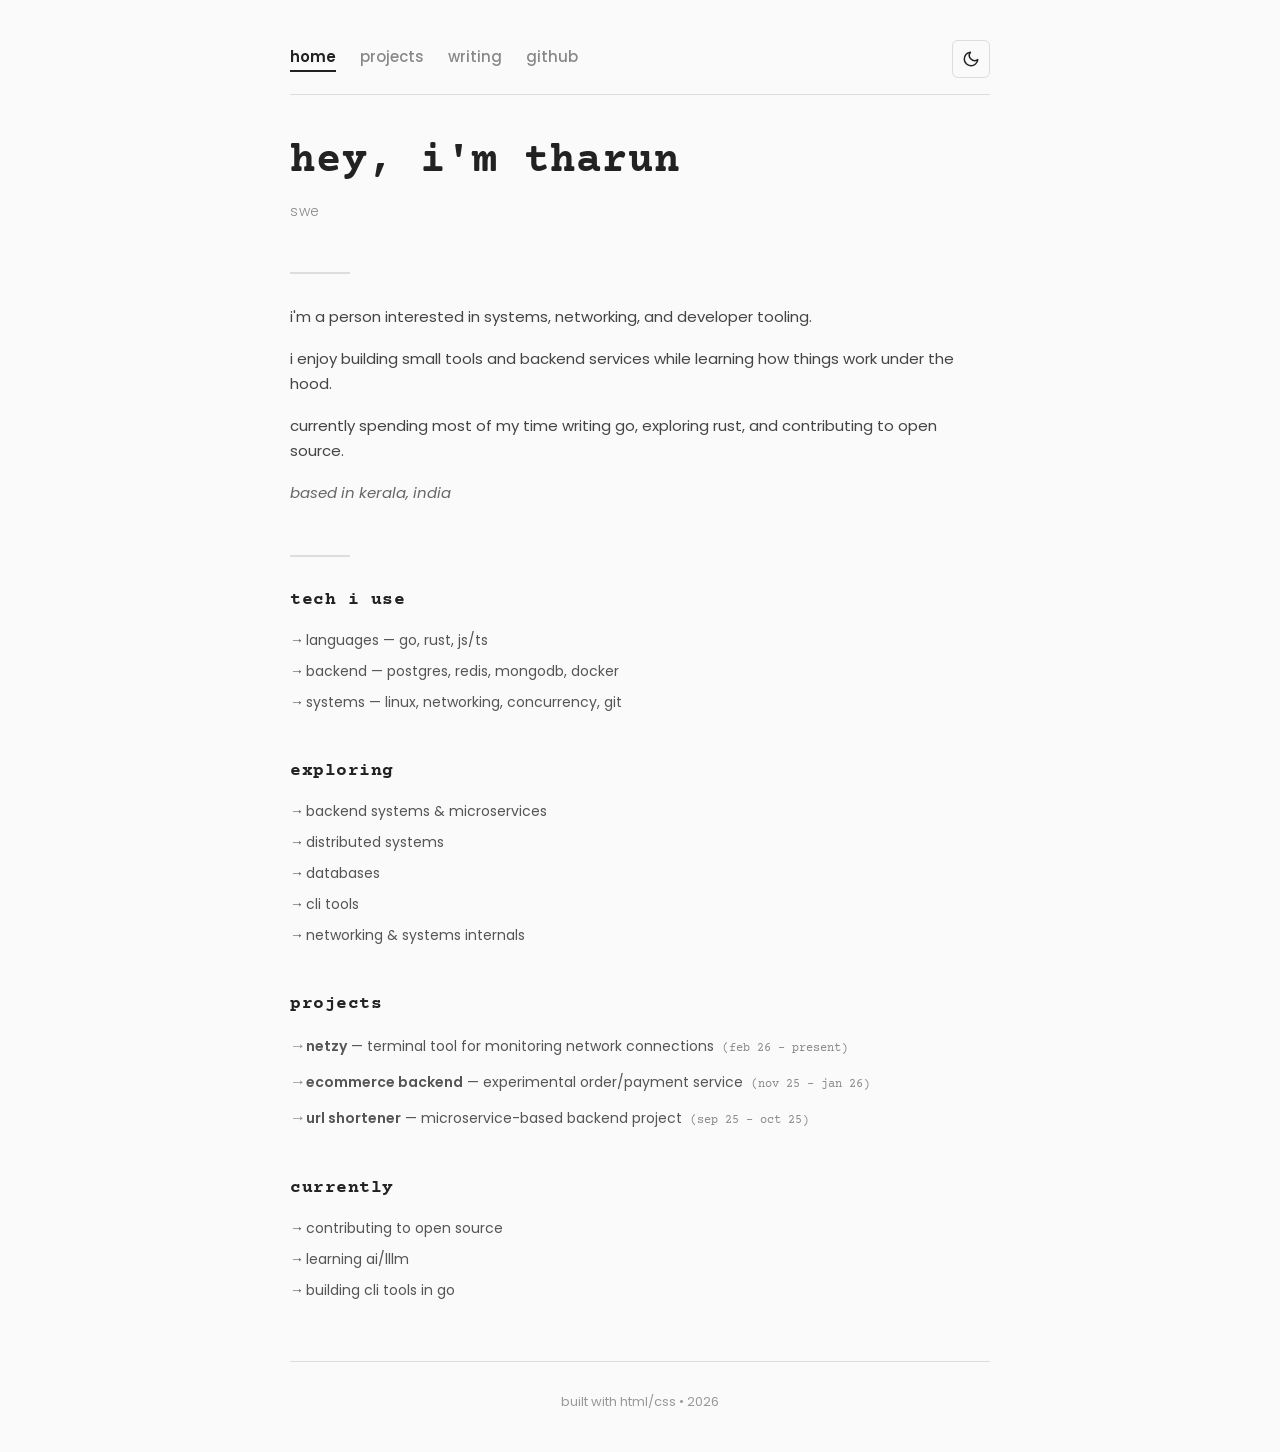
<file: index.html>
<!DOCTYPE html>
<html lang="en">

<head>
    <meta charset="UTF-8">
    <meta name="viewport" content="width=device-width, initial-scale=1.0">
    <title>Profile</title>
    <link rel="preconnect" href="https://fonts.googleapis.com">
    <link rel="preconnect" href="https://fonts.gstatic.com" crossorigin>
    <link
        href="https://fonts.googleapis.com/css2?family=Courier+Prime:wght@400;700&family=Poppins:wght@300;400;600&display=swap"
        rel="stylesheet">
    <link rel="stylesheet" href="styles.css">
    <script>
        // Inline script to prevent theme flash (FOUC)
        const savedTheme = localStorage.getItem('theme');
        const systemPrefersDark = window.matchMedia('(prefers-color-scheme: dark)').matches;
        
        if (savedTheme === 'dark' || (!savedTheme && systemPrefersDark)) {
            document.documentElement.setAttribute('data-theme', 'dark');
        } else {
            document.documentElement.setAttribute('data-theme', 'light');
        }
    </script>
</head>

<body>
    <div class="wrapper">
        <nav class="top-nav">
            <div class="nav-links">
                <a href="index.html" class="nav-link active">home</a>
                <a href="projects.html" class="nav-link">projects</a>
                <a href="writing.html" class="nav-link">writing</a>
                <a href="https://github.com/tharunn0" class="nav-link" target="_blank" rel="noopener noreferrer">github</a>
            </div>
            <button id="theme-toggle" class="theme-toggle" aria-label="Toggle theme">
                <!-- Moon icon (shows in light mode) -->
                <svg class="moon-icon" xmlns="http://www.w3.org/2000/svg" viewBox="0 0 24 24">
                    <path d="M21 12.79A9 9 0 1 1 11.21 3 7 7 0 0 0 21 12.79z"></path>
                </svg>
                <!-- Sun icon (shows in dark mode) -->
                <svg class="sun-icon" xmlns="http://www.w3.org/2000/svg" viewBox="0 0 24 24">
                    <circle cx="12" cy="12" r="5"></circle>
                    <line x1="12" y1="1" x2="12" y2="3"></line>
                    <line x1="12" y1="21" x2="12" y2="23"></line>
                    <line x1="4.22" y1="4.22" x2="5.64" y2="5.64"></line>
                    <line x1="18.36" y1="18.36" x2="19.78" y2="19.78"></line>
                    <line x1="1" y1="12" x2="3" y2="12"></line>
                    <line x1="21" y1="12" x2="23" y2="12"></line>
                    <line x1="4.22" y1="19.78" x2="5.64" y2="18.36"></line>
                    <line x1="18.36" y1="5.64" x2="19.78" y2="4.22"></line>
                </svg>
            </button>
        </nav>

        <div class="header">
            <div class="header-text">
                <h1>hey, i'm tharun</h1>
                <div class="tagline">swe</div>
            </div>
        </div>

        <div class="divider"></div>

        <div class="profile-section">
            <div class="bio">
                <p>i'm a person interested in systems, networking, and developer tooling.</p>
                <p>i enjoy building small tools and backend services while learning how things work under the hood.</p>
                <p>currently spending most of my time writing go, exploring rust, and contributing to open source.</p>

                <p><em>based in kerala, india</em></p>
            </div>
        </div>

        <div class="divider"></div>

        <div class="section">
            <div class="section-title">tech i use</div>
            <div class="list-item">languages — go, rust, js/ts</div>
            <div class="list-item">backend — postgres, redis, mongodb, docker</div>
            <div class="list-item">systems — linux, networking, concurrency, git</div>
        </div>

        <div class="section">
            <div class="section-title">exploring</div>
            <div class="list-item">backend systems & microservices</div>
            <div class="list-item">distributed systems</div>
            <div class="list-item">databases</div>
            <div class="list-item">cli tools</div>
            <div class="list-item">networking & systems internals</div>
        </div>

        <div class="section">
            <div class="section-title">projects</div>
            <div class="project-item">
                <a href="netzy.html" class="project-link">
                    <span class="project-name">netzy</span>
                    <span class="project-meta">— terminal tool for monitoring network connections <span class="project-time">(feb 26 - present)</span></span>
                </a>
            </div>
            <div class="project-item">
                <a href="ecommerce-backend.html" class="project-link">
                    <span class="project-name">ecommerce backend</span>
                    <span class="project-meta">— experimental order/payment service <span class="project-time">(nov 25 - jan 26)</span></span>
                </a>
            </div>
            <div class="project-item">
                <a href="url-shortener.html" class="project-link">
                    <span class="project-name">url shortener</span>
                    <span class="project-meta">— microservice-based backend project <span class="project-time">(sep 25 - oct 25)</span></span>
                </a>
            </div>
        </div>

        <div class="section">
            <div class="section-title">currently</div>
            <div class="list-item">contributing to open source</div>
            <div class="list-item">learning ai/lllm</div>
            <div class="list-item">building cli tools in go</div>
        </div>

        <footer>
            <p>built with html/css • 2026</p>
        </footer>
    </div>
    <script>
        document.addEventListener('DOMContentLoaded', () => {
            const themeToggleBtn = document.getElementById('theme-toggle');
            
            themeToggleBtn.addEventListener('click', () => {
                const currentTheme = document.documentElement.getAttribute('data-theme');
                const newTheme = currentTheme === 'dark' ? 'light' : 'dark';
                
                document.documentElement.setAttribute('data-theme', newTheme);
                localStorage.setItem('theme', newTheme);
            });
        });
    </script>
</body>

</html>
</file>
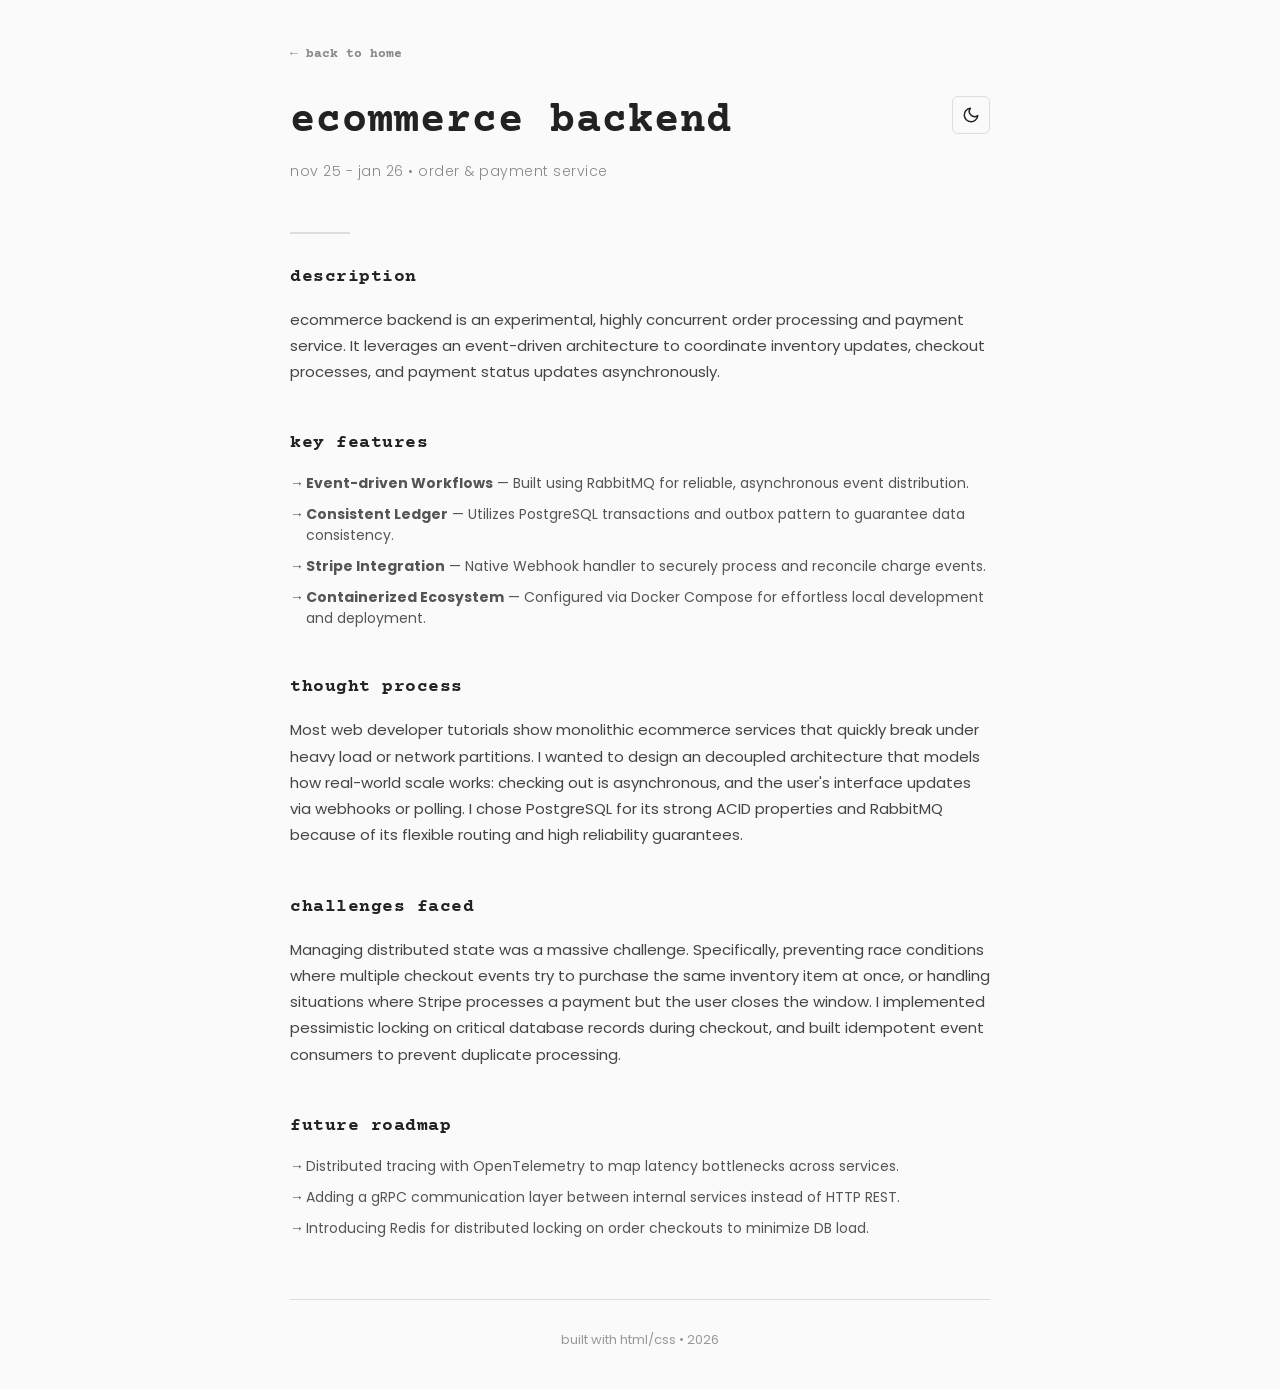
<file: ecommerce-backend.html>
<!DOCTYPE html>
<html lang="en">

<head>
    <meta charset="UTF-8">
    <meta name="viewport" content="width=device-width, initial-scale=1.0">
    <title>ecommerce backend - Project Details</title>
    <link rel="preconnect" href="https://fonts.googleapis.com">
    <link rel="preconnect" href="https://fonts.gstatic.com" crossorigin>
    <link
        href="https://fonts.googleapis.com/css2?family=Courier+Prime:wght@400;700&family=Poppins:wght@300;400;600&display=swap"
        rel="stylesheet">
    <link rel="stylesheet" href="styles.css">
    <script>
        // Inline script to prevent theme flash (FOUC)
        const savedTheme = localStorage.getItem('theme');
        const systemPrefersDark = window.matchMedia('(prefers-color-scheme: dark)').matches;
        
        if (savedTheme === 'dark' || (!savedTheme && systemPrefersDark)) {
            document.documentElement.setAttribute('data-theme', 'dark');
        } else {
            document.documentElement.setAttribute('data-theme', 'light');
        }
    </script>
</head>

<body>
    <div class="wrapper">
        <div class="back-link">
            <a href="index.html">← back to home</a>
        </div>
        
        <div class="header">
            <div class="header-text">
                <h1>ecommerce backend</h1>
                <div class="tagline">nov 25 - jan 26 • order & payment service</div>
            </div>
            <button id="theme-toggle" class="theme-toggle" aria-label="Toggle theme">
                <!-- Moon icon (shows in light mode) -->
                <svg class="moon-icon" xmlns="http://www.w3.org/2000/svg" viewBox="0 0 24 24">
                    <path d="M21 12.79A9 9 0 1 1 11.21 3 7 7 0 0 0 21 12.79z"></path>
                </svg>
                <!-- Sun icon (shows in dark mode) -->
                <svg class="sun-icon" xmlns="http://www.w3.org/2000/svg" viewBox="0 0 24 24">
                    <circle cx="12" cy="12" r="5"></circle>
                    <line x1="12" y1="1" x2="12" y2="3"></line>
                    <line x1="12" y1="21" x2="12" y2="23"></line>
                    <line x1="4.22" y1="4.22" x2="5.64" y2="5.64"></line>
                    <line x1="18.36" y1="18.36" x2="19.78" y2="19.78"></line>
                    <line x1="1" y1="12" x2="3" y2="12"></line>
                    <line x1="21" y1="12" x2="23" y2="12"></line>
                    <line x1="4.22" y1="19.78" x2="5.64" y2="18.36"></line>
                    <line x1="18.36" y1="5.64" x2="19.78" y2="4.22"></line>
                </svg>
            </button>
        </div>

        <div class="divider"></div>

        <div class="section">
            <div class="section-title">description</div>
            <p class="project-desc">
                ecommerce backend is an experimental, highly concurrent order processing and payment service. 
                It leverages an event-driven architecture to coordinate inventory updates, checkout processes, and payment status updates asynchronously.
            </p>
        </div>

        <div class="section">
            <div class="section-title">key features</div>
            <div class="list-item"><strong>Event-driven Workflows</strong> — Built using RabbitMQ for reliable, asynchronous event distribution.</div>
            <div class="list-item"><strong>Consistent Ledger</strong> — Utilizes PostgreSQL transactions and outbox pattern to guarantee data consistency.</div>
            <div class="list-item"><strong>Stripe Integration</strong> — Native Webhook handler to securely process and reconcile charge events.</div>
            <div class="list-item"><strong>Containerized Ecosystem</strong> — Configured via Docker Compose for effortless local development and deployment.</div>
        </div>

        <div class="section">
            <div class="section-title">thought process</div>
            <p class="project-desc">
                Most web developer tutorials show monolithic ecommerce services that quickly break under heavy load or network partitions. I wanted to design an decoupled architecture that models how real-world scale works: checking out is asynchronous, and the user's interface updates via webhooks or polling. I chose PostgreSQL for its strong ACID properties and RabbitMQ because of its flexible routing and high reliability guarantees.
            </p>
        </div>

        <div class="section">
            <div class="section-title">challenges faced</div>
            <p class="project-desc">
                Managing distributed state was a massive challenge. Specifically, preventing race conditions where multiple checkout events try to purchase the same inventory item at once, or handling situations where Stripe processes a payment but the user closes the window. I implemented pessimistic locking on critical database records during checkout, and built idempotent event consumers to prevent duplicate processing.
            </p>
        </div>

        <div class="section">
            <div class="section-title">future roadmap</div>
            <div class="list-item">Distributed tracing with OpenTelemetry to map latency bottlenecks across services.</div>
            <div class="list-item">Adding a gRPC communication layer between internal services instead of HTTP REST.</div>
            <div class="list-item">Introducing Redis for distributed locking on order checkouts to minimize DB load.</div>
        </div>

        <footer>
            <p>built with html/css • 2026</p>
        </footer>
    </div>
    <script>
        document.addEventListener('DOMContentLoaded', () => {
            const themeToggleBtn = document.getElementById('theme-toggle');
            
            themeToggleBtn.addEventListener('click', () => {
                const currentTheme = document.documentElement.getAttribute('data-theme');
                const newTheme = currentTheme === 'dark' ? 'light' : 'dark';
                
                document.documentElement.setAttribute('data-theme', newTheme);
                localStorage.setItem('theme', newTheme);
            });
        });
    </script>
</body>

</html>
</file>
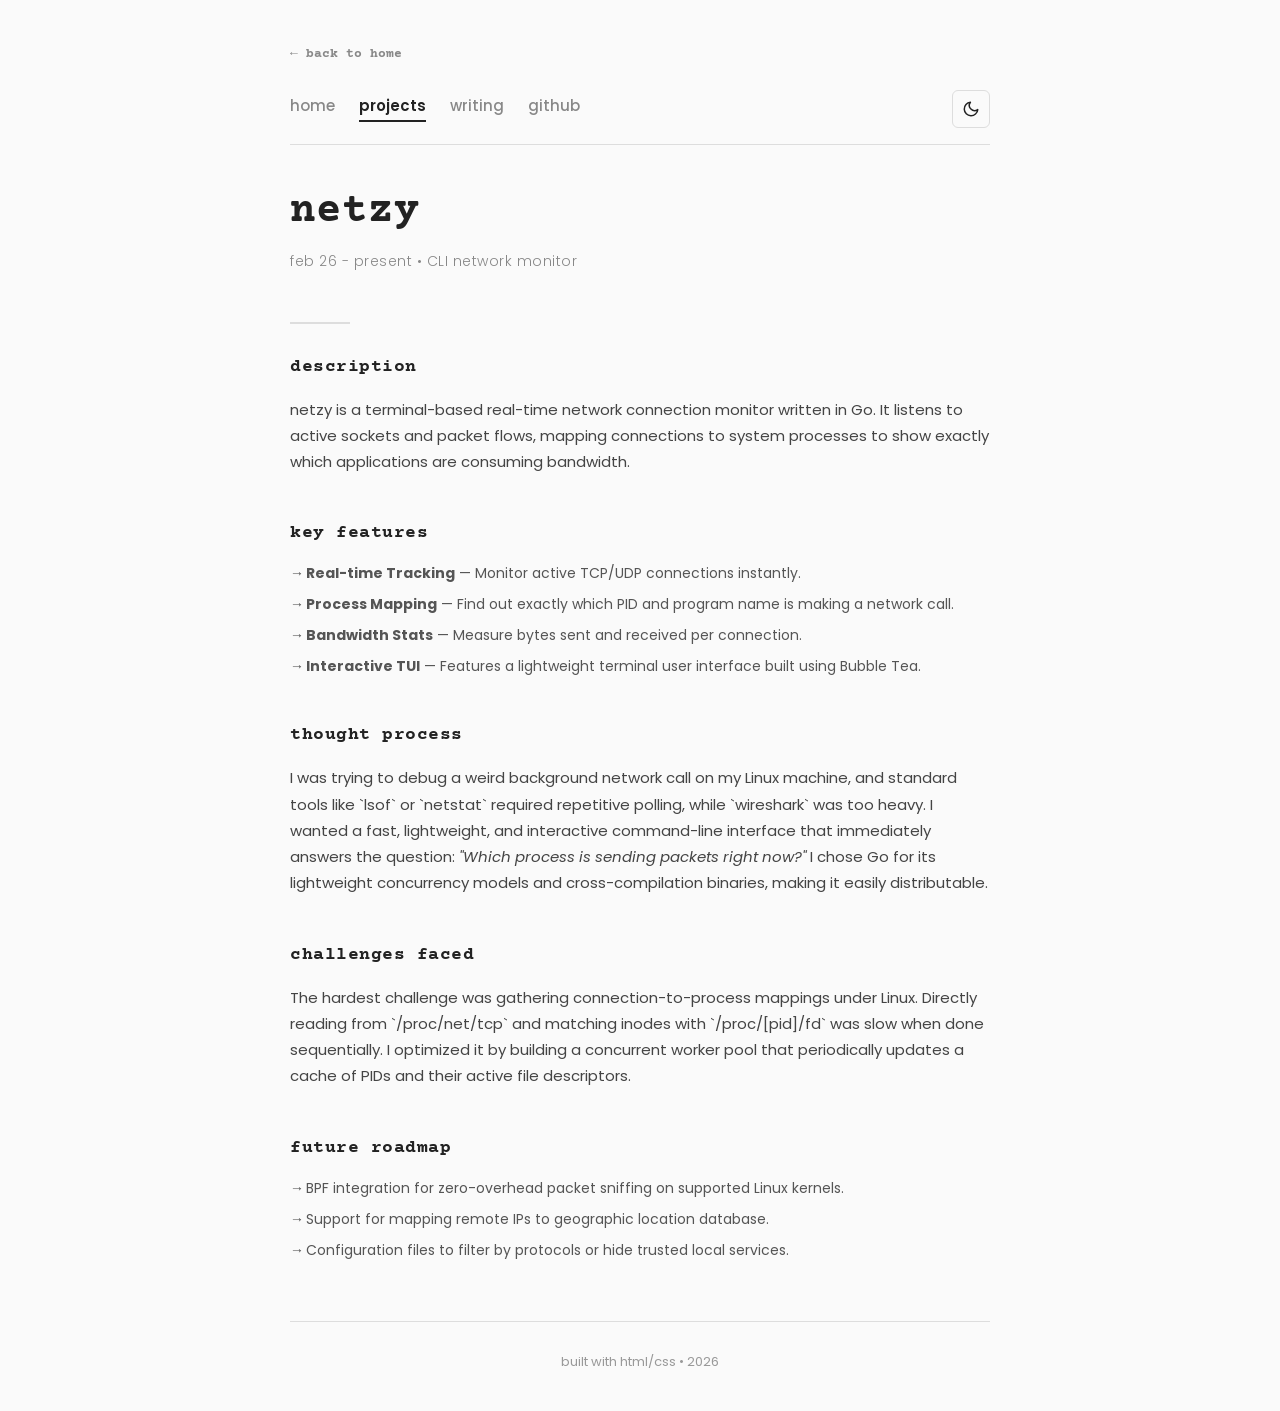
<file: netzy.html>
<!DOCTYPE html>
<html lang="en">

<head>
    <meta charset="UTF-8">
    <meta name="viewport" content="width=device-width, initial-scale=1.0">
    <title>netzy - Project Details</title>
    <link rel="preconnect" href="https://fonts.googleapis.com">
    <link rel="preconnect" href="https://fonts.gstatic.com" crossorigin>
    <link
        href="https://fonts.googleapis.com/css2?family=Courier+Prime:wght@400;700&family=Poppins:wght@300;400;600&display=swap"
        rel="stylesheet">
    <link rel="stylesheet" href="styles.css">
    <script>
        // Inline script to prevent theme flash (FOUC)
        const savedTheme = localStorage.getItem('theme');
        const systemPrefersDark = window.matchMedia('(prefers-color-scheme: dark)').matches;
        
        if (savedTheme === 'dark' || (!savedTheme && systemPrefersDark)) {
            document.documentElement.setAttribute('data-theme', 'dark');
        } else {
            document.documentElement.setAttribute('data-theme', 'light');
        }
    </script>
</head>

<body>
    <div class="wrapper">
        <div class="back-link">
            <a href="index.html">← back to home</a>
        </div>
        
        <nav class="top-nav">
            <div class="nav-links">
                <a href="index.html" class="nav-link">home</a>
                <a href="projects.html" class="nav-link active">projects</a>
                <a href="writing.html" class="nav-link">writing</a>
                <a href="https://github.com/tharunn0" class="nav-link" target="_blank" rel="noopener noreferrer">github</a>
            </div>
            <button id="theme-toggle" class="theme-toggle" aria-label="Toggle theme">
                <!-- Moon icon (shows in light mode) -->
                <svg class="moon-icon" xmlns="http://www.w3.org/2000/svg" viewBox="0 0 24 24">
                    <path d="M21 12.79A9 9 0 1 1 11.21 3 7 7 0 0 0 21 12.79z"></path>
                </svg>
                <!-- Sun icon (shows in dark mode) -->
                <svg class="sun-icon" xmlns="http://www.w3.org/2000/svg" viewBox="0 0 24 24">
                    <circle cx="12" cy="12" r="5"></circle>
                    <line x1="12" y1="1" x2="12" y2="3"></line>
                    <line x1="12" y1="21" x2="12" y2="23"></line>
                    <line x1="4.22" y1="4.22" x2="5.64" y2="5.64"></line>
                    <line x1="18.36" y1="18.36" x2="19.78" y2="19.78"></line>
                    <line x1="1" y1="12" x2="3" y2="12"></line>
                    <line x1="21" y1="12" x2="23" y2="12"></line>
                    <line x1="4.22" y1="19.78" x2="5.64" y2="18.36"></line>
                    <line x1="18.36" y1="5.64" x2="19.78" y2="4.22"></line>
                </svg>
            </button>
        </nav>

        <div class="header">
            <div class="header-text">
                <h1>netzy</h1>
                <div class="tagline">feb 26 - present • CLI network monitor</div>
            </div>
        </div>

        <div class="divider"></div>

        <div class="section">
            <div class="section-title">description</div>
            <p class="project-desc">
                netzy is a terminal-based real-time network connection monitor written in Go. 
                It listens to active sockets and packet flows, mapping connections to system processes 
                to show exactly which applications are consuming bandwidth.
            </p>
        </div>

        <div class="section">
            <div class="section-title">key features</div>
            <div class="list-item"><strong>Real-time Tracking</strong> — Monitor active TCP/UDP connections instantly.</div>
            <div class="list-item"><strong>Process Mapping</strong> — Find out exactly which PID and program name is making a network call.</div>
            <div class="list-item"><strong>Bandwidth Stats</strong> — Measure bytes sent and received per connection.</div>
            <div class="list-item"><strong>Interactive TUI</strong> — Features a lightweight terminal user interface built using Bubble Tea.</div>
        </div>

        <div class="section">
            <div class="section-title">thought process</div>
            <p class="project-desc">
                I was trying to debug a weird background network call on my Linux machine, and standard tools like `lsof` or `netstat` required repetitive polling, while `wireshark` was too heavy. I wanted a fast, lightweight, and interactive command-line interface that immediately answers the question: <em>"Which process is sending packets right now?"</em> I chose Go for its lightweight concurrency models and cross-compilation binaries, making it easily distributable.
            </p>
        </div>

        <div class="section">
            <div class="section-title">challenges faced</div>
            <p class="project-desc">
                The hardest challenge was gathering connection-to-process mappings under Linux. Directly reading from `/proc/net/tcp` and matching inodes with `/proc/[pid]/fd` was slow when done sequentially. I optimized it by building a concurrent worker pool that periodically updates a cache of PIDs and their active file descriptors.
            </p>
        </div>

        <div class="section">
            <div class="section-title">future roadmap</div>
            <div class="list-item">BPF integration for zero-overhead packet sniffing on supported Linux kernels.</div>
            <div class="list-item">Support for mapping remote IPs to geographic location database.</div>
            <div class="list-item">Configuration files to filter by protocols or hide trusted local services.</div>
        </div>

        <footer>
            <p>built with html/css • 2026</p>
        </footer>
    </div>
    <script>
        document.addEventListener('DOMContentLoaded', () => {
            const themeToggleBtn = document.getElementById('theme-toggle');
            
            themeToggleBtn.addEventListener('click', () => {
                const currentTheme = document.documentElement.getAttribute('data-theme');
                const newTheme = currentTheme === 'dark' ? 'light' : 'dark';
                
                document.documentElement.setAttribute('data-theme', newTheme);
                localStorage.setItem('theme', newTheme);
            });
        });
    </script>
</body>

</html>
</file>
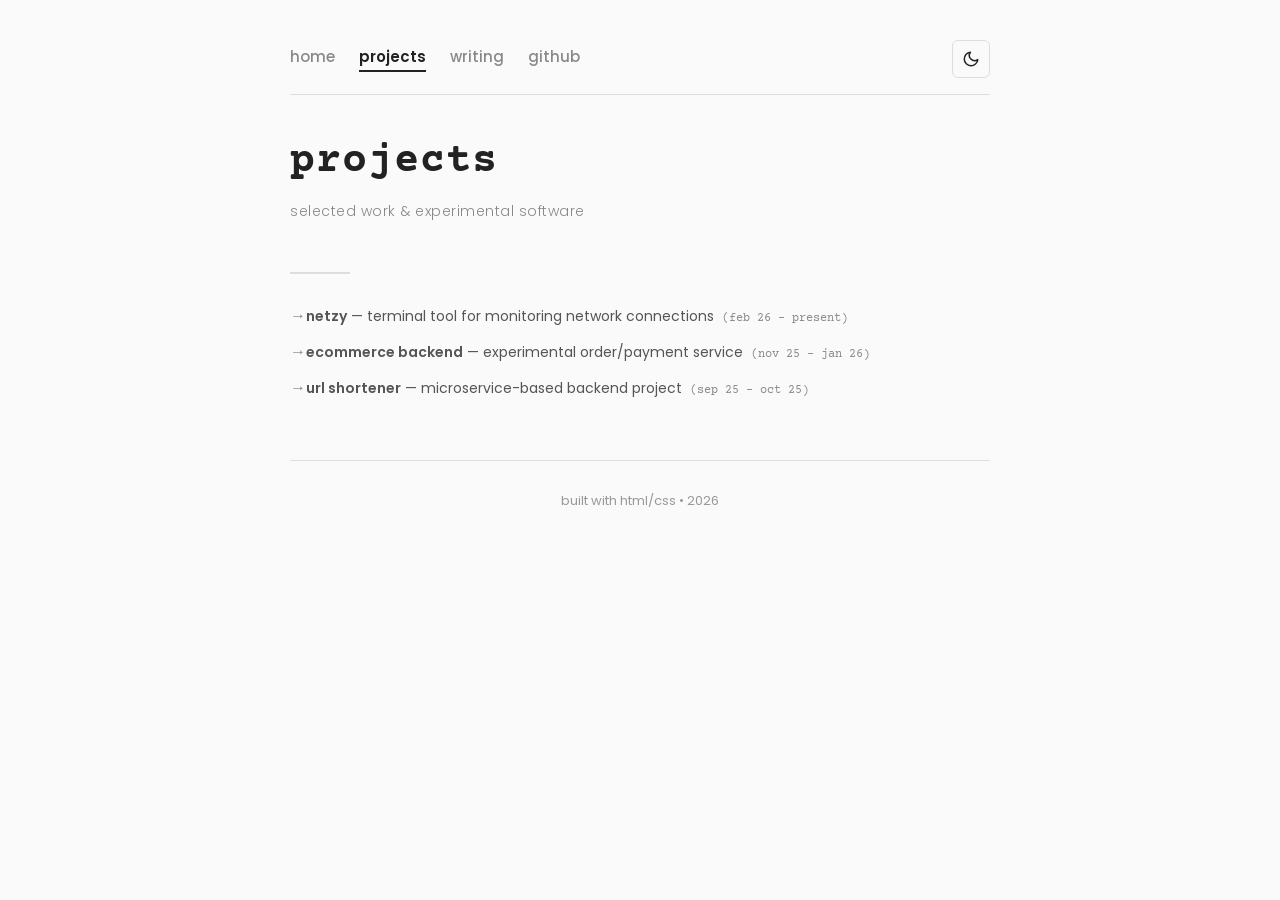
<file: projects.html>
<!DOCTYPE html>
<html lang="en">

<head>
    <meta charset="UTF-8">
    <meta name="viewport" content="width=device-width, initial-scale=1.0">
    <title>Projects - Tharun</title>
    <link rel="preconnect" href="https://fonts.googleapis.com">
    <link rel="preconnect" href="https://fonts.gstatic.com" crossorigin>
    <link
        href="https://fonts.googleapis.com/css2?family=Courier+Prime:wght@400;700&family=Poppins:wght@300;400;600&display=swap"
        rel="stylesheet">
    <link rel="stylesheet" href="styles.css">
    <script>
        // Inline script to prevent theme flash (FOUC)
        const savedTheme = localStorage.getItem('theme');
        const systemPrefersDark = window.matchMedia('(prefers-color-scheme: dark)').matches;
        
        if (savedTheme === 'dark' || (!savedTheme && systemPrefersDark)) {
            document.documentElement.setAttribute('data-theme', 'dark');
        } else {
            document.documentElement.setAttribute('data-theme', 'light');
        }
    </script>
</head>

<body>
    <div class="wrapper">
        <nav class="top-nav">
            <div class="nav-links">
                <a href="index.html" class="nav-link">home</a>
                <a href="projects.html" class="nav-link active">projects</a>
                <a href="writing.html" class="nav-link">writing</a>
                <a href="https://github.com/tharunn0" class="nav-link" target="_blank" rel="noopener noreferrer">github</a>
            </div>
            <button id="theme-toggle" class="theme-toggle" aria-label="Toggle theme">
                <!-- Moon icon (shows in light mode) -->
                <svg class="moon-icon" xmlns="http://www.w3.org/2000/svg" viewBox="0 0 24 24">
                    <path d="M21 12.79A9 9 0 1 1 11.21 3 7 7 0 0 0 21 12.79z"></path>
                </svg>
                <!-- Sun icon (shows in dark mode) -->
                <svg class="sun-icon" xmlns="http://www.w3.org/2000/svg" viewBox="0 0 24 24">
                    <circle cx="12" cy="12" r="5"></circle>
                    <line x1="12" y1="1" x2="12" y2="3"></line>
                    <line x1="12" y1="21" x2="12" y2="23"></line>
                    <line x1="4.22" y1="4.22" x2="5.64" y2="5.64"></line>
                    <line x1="18.36" y1="18.36" x2="19.78" y2="19.78"></line>
                    <line x1="1" y1="12" x2="3" y2="12"></line>
                    <line x1="21" y1="12" x2="23" y2="12"></line>
                    <line x1="4.22" y1="19.78" x2="5.64" y2="18.36"></line>
                    <line x1="18.36" y1="5.64" x2="19.78" y2="4.22"></line>
                </svg>
            </button>
        </nav>

        <div class="header">
            <div class="header-text">
                <h1>projects</h1>
                <div class="tagline">selected work & experimental software</div>
            </div>
        </div>

        <div class="divider"></div>

        <div class="section">
            <div class="project-item">
                <a href="netzy.html" class="project-link">
                    <span class="project-name">netzy</span>
                    <span class="project-meta">— terminal tool for monitoring network connections <span class="project-time">(feb 26 - present)</span></span>
                </a>
            </div>
            <div class="project-item">
                <a href="ecommerce-backend.html" class="project-link">
                    <span class="project-name">ecommerce backend</span>
                    <span class="project-meta">— experimental order/payment service <span class="project-time">(nov 25 - jan 26)</span></span>
                </a>
            </div>
            <div class="project-item">
                <a href="url-shortener.html" class="project-link">
                    <span class="project-name">url shortener</span>
                    <span class="project-meta">— microservice-based backend project <span class="project-time">(sep 25 - oct 25)</span></span>
                </a>
            </div>
        </div>

        <footer>
            <p>built with html/css • 2026</p>
        </footer>
    </div>
    <script>
        document.addEventListener('DOMContentLoaded', () => {
            const themeToggleBtn = document.getElementById('theme-toggle');
            
            themeToggleBtn.addEventListener('click', () => {
                const currentTheme = document.documentElement.getAttribute('data-theme');
                const newTheme = currentTheme === 'dark' ? 'light' : 'dark';
                
                document.documentElement.setAttribute('data-theme', newTheme);
                localStorage.setItem('theme', newTheme);
            });
        });
    </script>
</body>

</html>
</file>
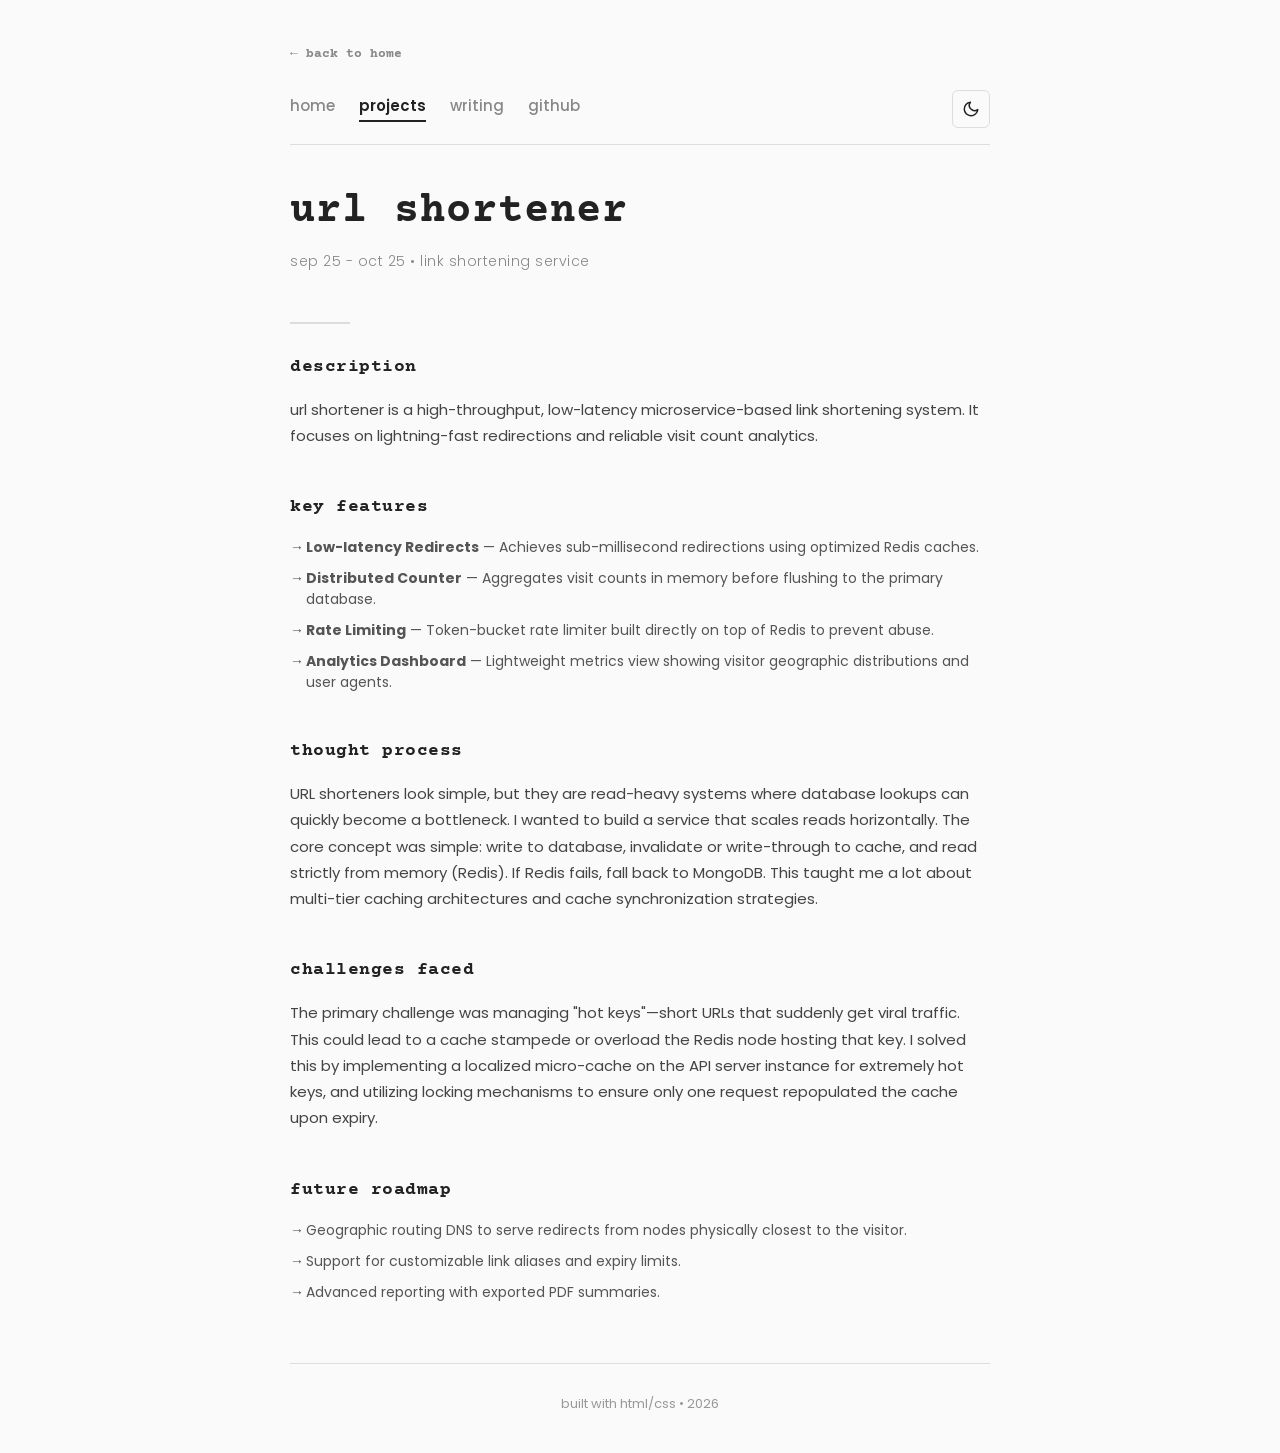
<file: url-shortener.html>
<!DOCTYPE html>
<html lang="en">

<head>
    <meta charset="UTF-8">
    <meta name="viewport" content="width=device-width, initial-scale=1.0">
    <title>url shortener - Project Details</title>
    <link rel="preconnect" href="https://fonts.googleapis.com">
    <link rel="preconnect" href="https://fonts.gstatic.com" crossorigin>
    <link
        href="https://fonts.googleapis.com/css2?family=Courier+Prime:wght@400;700&family=Poppins:wght@300;400;600&display=swap"
        rel="stylesheet">
    <link rel="stylesheet" href="styles.css">
    <script>
        // Inline script to prevent theme flash (FOUC)
        const savedTheme = localStorage.getItem('theme');
        const systemPrefersDark = window.matchMedia('(prefers-color-scheme: dark)').matches;
        
        if (savedTheme === 'dark' || (!savedTheme && systemPrefersDark)) {
            document.documentElement.setAttribute('data-theme', 'dark');
        } else {
            document.documentElement.setAttribute('data-theme', 'light');
        }
    </script>
</head>

<body>
    <div class="wrapper">
        <div class="back-link">
            <a href="index.html">← back to home</a>
        </div>
        
        <nav class="top-nav">
            <div class="nav-links">
                <a href="index.html" class="nav-link">home</a>
                <a href="projects.html" class="nav-link active">projects</a>
                <a href="writing.html" class="nav-link">writing</a>
                <a href="https://github.com/tharunn0" class="nav-link" target="_blank" rel="noopener noreferrer">github</a>
            </div>
            <button id="theme-toggle" class="theme-toggle" aria-label="Toggle theme">
                <!-- Moon icon (shows in light mode) -->
                <svg class="moon-icon" xmlns="http://www.w3.org/2000/svg" viewBox="0 0 24 24">
                    <path d="M21 12.79A9 9 0 1 1 11.21 3 7 7 0 0 0 21 12.79z"></path>
                </svg>
                <!-- Sun icon (shows in dark mode) -->
                <svg class="sun-icon" xmlns="http://www.w3.org/2000/svg" viewBox="0 0 24 24">
                    <circle cx="12" cy="12" r="5"></circle>
                    <line x1="12" y1="1" x2="12" y2="3"></line>
                    <line x1="12" y1="21" x2="12" y2="23"></line>
                    <line x1="4.22" y1="4.22" x2="5.64" y2="5.64"></line>
                    <line x1="18.36" y1="18.36" x2="19.78" y2="19.78"></line>
                    <line x1="1" y1="12" x2="3" y2="12"></line>
                    <line x1="21" y1="12" x2="23" y2="12"></line>
                    <line x1="4.22" y1="19.78" x2="5.64" y2="18.36"></line>
                    <line x1="18.36" y1="5.64" x2="19.78" y2="4.22"></line>
                </svg>
            </button>
        </nav>

        <div class="header">
            <div class="header-text">
                <h1>url shortener</h1>
                <div class="tagline">sep 25 - oct 25 • link shortening service</div>
            </div>
        </div>

        <div class="divider"></div>

        <div class="section">
            <div class="section-title">description</div>
            <p class="project-desc">
                url shortener is a high-throughput, low-latency microservice-based link shortening system. 
                It focuses on lightning-fast redirections and reliable visit count analytics.
            </p>
        </div>

        <div class="section">
            <div class="section-title">key features</div>
            <div class="list-item"><strong>Low-latency Redirects</strong> — Achieves sub-millisecond redirections using optimized Redis caches.</div>
            <div class="list-item"><strong>Distributed Counter</strong> — Aggregates visit counts in memory before flushing to the primary database.</div>
            <div class="list-item"><strong>Rate Limiting</strong> — Token-bucket rate limiter built directly on top of Redis to prevent abuse.</div>
            <div class="list-item"><strong>Analytics Dashboard</strong> — Lightweight metrics view showing visitor geographic distributions and user agents.</div>
        </div>

        <div class="section">
            <div class="section-title">thought process</div>
            <p class="project-desc">
                URL shorteners look simple, but they are read-heavy systems where database lookups can quickly become a bottleneck. I wanted to build a service that scales reads horizontally. The core concept was simple: write to database, invalidate or write-through to cache, and read strictly from memory (Redis). If Redis fails, fall back to MongoDB. This taught me a lot about multi-tier caching architectures and cache synchronization strategies.
            </p>
        </div>

        <div class="section">
            <div class="section-title">challenges faced</div>
            <p class="project-desc">
                The primary challenge was managing "hot keys"—short URLs that suddenly get viral traffic. This could lead to a cache stampede or overload the Redis node hosting that key. I solved this by implementing a localized micro-cache on the API server instance for extremely hot keys, and utilizing locking mechanisms to ensure only one request repopulated the cache upon expiry.
            </p>
        </div>

        <div class="section">
            <div class="section-title">future roadmap</div>
            <div class="list-item">Geographic routing DNS to serve redirects from nodes physically closest to the visitor.</div>
            <div class="list-item">Support for customizable link aliases and expiry limits.</div>
            <div class="list-item">Advanced reporting with exported PDF summaries.</div>
        </div>

        <footer>
            <p>built with html/css • 2026</p>
        </footer>
    </div>
    <script>
        document.addEventListener('DOMContentLoaded', () => {
            const themeToggleBtn = document.getElementById('theme-toggle');
            
            themeToggleBtn.addEventListener('click', () => {
                const currentTheme = document.documentElement.getAttribute('data-theme');
                const newTheme = currentTheme === 'dark' ? 'light' : 'dark';
                
                document.documentElement.setAttribute('data-theme', newTheme);
                localStorage.setItem('theme', newTheme);
            });
        });
    </script>
</body>

</html>
</file>
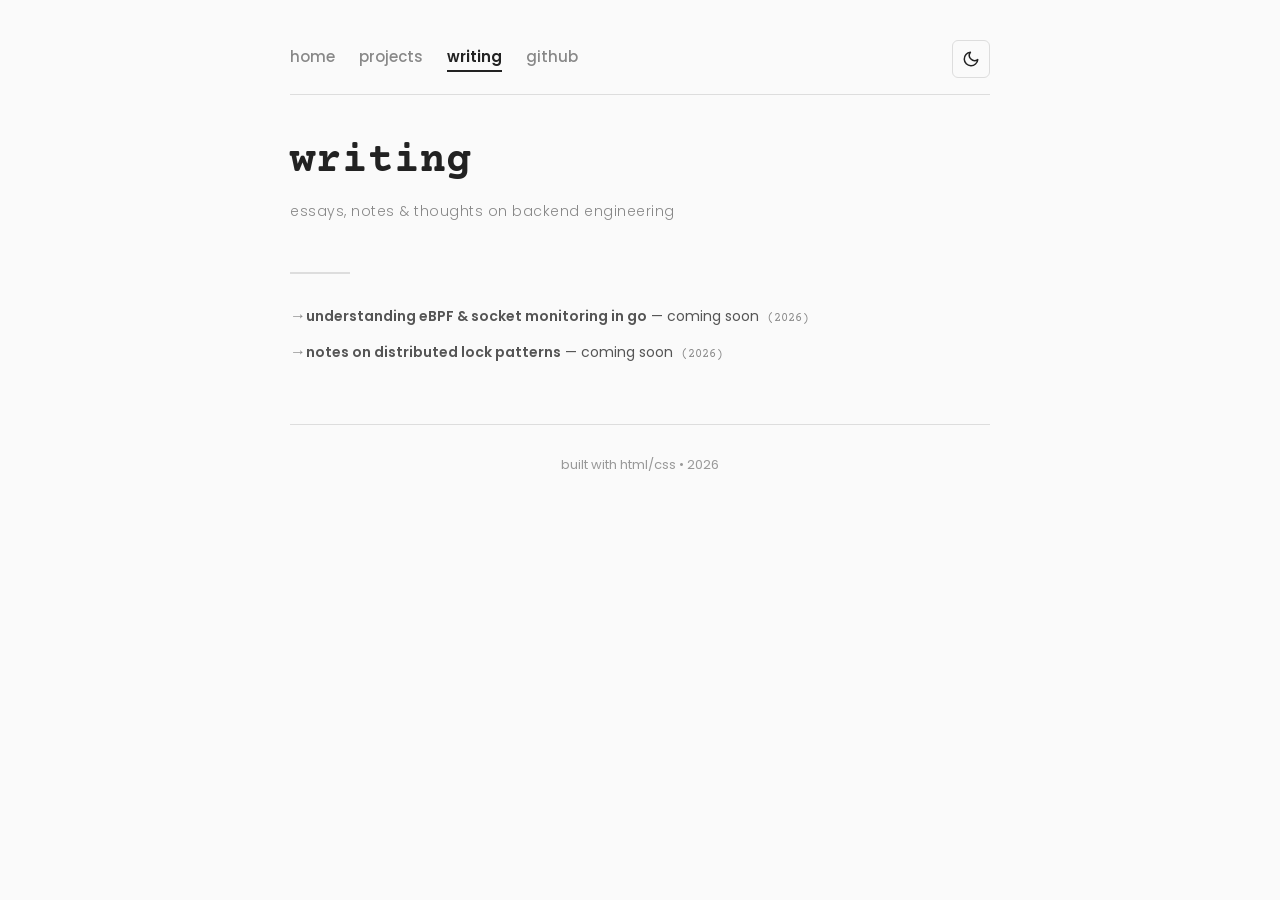
<file: writing.html>
<!DOCTYPE html>
<html lang="en">

<head>
    <meta charset="UTF-8">
    <meta name="viewport" content="width=device-width, initial-scale=1.0">
    <title>Writing - Tharun</title>
    <link rel="preconnect" href="https://fonts.googleapis.com">
    <link rel="preconnect" href="https://fonts.gstatic.com" crossorigin>
    <link
        href="https://fonts.googleapis.com/css2?family=Courier+Prime:wght@400;700&family=Poppins:wght@300;400;600&display=swap"
        rel="stylesheet">
    <link rel="stylesheet" href="styles.css">
    <script>
        // Inline script to prevent theme flash (FOUC)
        const savedTheme = localStorage.getItem('theme');
        const systemPrefersDark = window.matchMedia('(prefers-color-scheme: dark)').matches;
        
        if (savedTheme === 'dark' || (!savedTheme && systemPrefersDark)) {
            document.documentElement.setAttribute('data-theme', 'dark');
        } else {
            document.documentElement.setAttribute('data-theme', 'light');
        }
    </script>
</head>

<body>
    <div class="wrapper">
        <nav class="top-nav">
            <div class="nav-links">
                <a href="index.html" class="nav-link">home</a>
                <a href="projects.html" class="nav-link">projects</a>
                <a href="writing.html" class="nav-link active">writing</a>
                <a href="https://github.com/tharunn0" class="nav-link" target="_blank" rel="noopener noreferrer">github</a>
            </div>
            <button id="theme-toggle" class="theme-toggle" aria-label="Toggle theme">
                <!-- Moon icon (shows in light mode) -->
                <svg class="moon-icon" xmlns="http://www.w3.org/2000/svg" viewBox="0 0 24 24">
                    <path d="M21 12.79A9 9 0 1 1 11.21 3 7 7 0 0 0 21 12.79z"></path>
                </svg>
                <!-- Sun icon (shows in dark mode) -->
                <svg class="sun-icon" xmlns="http://www.w3.org/2000/svg" viewBox="0 0 24 24">
                    <circle cx="12" cy="12" r="5"></circle>
                    <line x1="12" y1="1" x2="12" y2="3"></line>
                    <line x1="12" y1="21" x2="12" y2="23"></line>
                    <line x1="4.22" y1="4.22" x2="5.64" y2="5.64"></line>
                    <line x1="18.36" y1="18.36" x2="19.78" y2="19.78"></line>
                    <line x1="1" y1="12" x2="3" y2="12"></line>
                    <line x1="21" y1="12" x2="23" y2="12"></line>
                    <line x1="4.22" y1="19.78" x2="5.64" y2="18.36"></line>
                    <line x1="18.36" y1="5.64" x2="19.78" y2="4.22"></line>
                </svg>
            </button>
        </nav>

        <div class="header">
            <div class="header-text">
                <h1>writing</h1>
                <div class="tagline">essays, notes & thoughts on backend engineering</div>
            </div>
        </div>

        <div class="divider"></div>

        <div class="section">
            <div class="project-item">
                <a href="#" class="project-link" onclick="event.preventDefault();">
                    <span class="project-name">understanding eBPF & socket monitoring in go</span>
                    <span class="project-meta">— coming soon <span class="project-time">(2026)</span></span>
                </a>
            </div>
            <div class="project-item">
                <a href="#" class="project-link" onclick="event.preventDefault();">
                    <span class="project-name">notes on distributed lock patterns</span>
                    <span class="project-meta">— coming soon <span class="project-time">(2026)</span></span>
                </a>
            </div>
        </div>

        <footer>
            <p>built with html/css • 2026</p>
        </footer>
    </div>
    <script>
        document.addEventListener('DOMContentLoaded', () => {
            const themeToggleBtn = document.getElementById('theme-toggle');
            
            themeToggleBtn.addEventListener('click', () => {
                const currentTheme = document.documentElement.getAttribute('data-theme');
                const newTheme = currentTheme === 'dark' ? 'light' : 'dark';
                
                document.documentElement.setAttribute('data-theme', newTheme);
                localStorage.setItem('theme', newTheme);
            });
        });
    </script>
</body>

</html>
</file>
<file: styles.css>
:root {
    --bg-color: #fafafa;
    --text-color: #222222;
    --text-muted: #888888;
    --text-secondary: #444444;
    --text-italic: #666666;
    --border-color: #dddddd;
    --list-item-color: #555555;
    --footer-text: #999999;
    --button-bg: #222222;
    --button-text: #ffffff;
    --transition-speed: 0.3s;
}

[data-theme="dark"] {
    --bg-color: #0e1117;
    --text-color: #f3f4f6;
    --text-muted: #9ca3af;
    --text-secondary: #d1d5db;
    --text-italic: #9ca3af;
    --border-color: #2d3139;
    --list-item-color: #9ca3af;
    --footer-text: #6b7280;
    --button-bg: #f3f4f6;
    --button-text: #0e1117;
}

* {
    margin: 0;
    padding: 0;
    box-sizing: border-box;
    transition: background-color var(--transition-speed) ease, 
                border-color var(--transition-speed) ease, 
                color var(--transition-speed) ease;
}

body {
    font-family: 'Poppins', sans-serif;
    background-color: var(--bg-color);
    color: var(--text-color);
    padding: 40px 20px;
    line-height: 1.5;
}

.wrapper {
    max-width: 700px;
    margin: 0 auto;
}

.top-nav {
    display: flex;
    justify-content: space-between;
    align-items: center;
    margin-bottom: 35px;
    padding-bottom: 16px;
    border-bottom: 1px solid var(--border-color);
}

.nav-links {
    display: flex;
    gap: 24px;
    align-items: center;
}

.nav-link {
    font-size: 15px;
    color: var(--text-muted);
    text-decoration: none;
    font-weight: 500;
    transition: color var(--transition-speed) ease, border-color var(--transition-speed) ease;
    padding-bottom: 2px;
    border-bottom: 2px solid transparent;
}

.nav-link:hover {
    color: var(--text-color);
}

.nav-link.active {
    color: var(--text-color);
    font-weight: 600;
    border-bottom-color: var(--text-color);
}

.top-nav .theme-toggle {
    margin-top: 0;
}

.header {
    margin-bottom: 50px;
    display: flex;
    justify-content: space-between;
    align-items: flex-start;
    gap: 20px;
}

h1 {
    font-size: 42px;
    font-weight: 600;
    margin-bottom: 8px;
    font-family: 'Courier Prime', monospace;
    letter-spacing: 1px;
}

.tagline {
    font-size: 14px;
    color: var(--text-muted);
    font-weight: 300;
    letter-spacing: 0.5px;
}

/* Theme Toggle Button */
.theme-toggle {
    background: transparent;
    border: 1px solid var(--border-color);
    color: var(--text-color);
    width: 38px;
    height: 38px;
    border-radius: 6px;
    display: flex;
    align-items: center;
    justify-content: center;
    cursor: pointer;
    transition: all var(--transition-speed) ease;
    padding: 0;
    flex-shrink: 0;
    margin-top: 6px;
}

.theme-toggle:hover {
    background-color: var(--border-color);
    color: var(--text-color);
    transform: translateY(-1px);
}

.theme-toggle:active {
    transform: translateY(0);
}

.theme-toggle svg {
    width: 18px;
    height: 18px;
    fill: none;
    stroke: currentColor;
    stroke-width: 2;
    stroke-linecap: round;
    stroke-linejoin: round;
    transition: transform 0.5s cubic-bezier(0.4, 0, 0.2, 1);
}

/* Toggle icon visibility depending on theme */
html[data-theme="dark"] .theme-toggle .moon-icon {
    display: none;
}

html:not([data-theme="dark"]) .theme-toggle .sun-icon {
    display: none;
}

.theme-toggle:hover svg {
    transform: rotate(15deg);
}

.divider {
    width: 60px;
    height: 2px;
    background-color: var(--border-color);
    margin: 30px 0;
}

.profile-section {
    margin-bottom: 50px;
}

.bio {
    flex: 1;
    min-width: 250px;
}

.bio p {
    font-size: 15px;
    margin-bottom: 16px;
    color: var(--text-secondary);
    line-height: 1.7;
}

.bio p strong {
    font-weight: 600;
}

.bio p em {
    font-style: italic;
    color: var(--text-italic);
}

.links {
    display: flex;
    gap: 12px;
    flex-wrap: wrap;
    margin-top: 20px;
}

.links a {
    display: inline-block;
    padding: 8px 14px;
    background-color: var(--button-bg);
    color: var(--button-text);
    text-decoration: none;
    font-size: 13px;
    border-radius: 2px;
    font-weight: 500;
    border: 2px solid var(--button-bg);
}

.links a:hover {
    background-color: transparent;
    color: var(--button-bg);
}

.links a.secondary {
    background-color: transparent;
    color: var(--button-bg);
}

.links a.secondary:hover {
    background-color: var(--button-bg);
    color: var(--button-text);
}

.section {
    margin-bottom: 45px;
}

.section-title {
    font-size: 18px;
    font-weight: 600;
    margin-bottom: 16px;
    font-family: 'Courier Prime', monospace;
    letter-spacing: 0.5px;
}

.list-item {
    font-size: 14px;
    margin-bottom: 10px;
    color: var(--list-item-color);
    padding-left: 16px;
    position: relative;
}

.list-item:before {
    content: "→";
    position: absolute;
    left: 0;
}

footer {
    margin-top: 60px;
    padding-top: 30px;
    border-top: 1px solid var(--border-color);
    text-align: center;
    font-size: 13px;
    color: var(--footer-text);
}

/* Project detail page styles */
.back-link {
    margin-bottom: 25px;
}

.back-link a {
    color: var(--text-muted);
    text-decoration: none;
    font-size: 13px;
    font-family: 'Courier Prime', monospace;
    font-weight: 700;
    transition: color var(--transition-speed) ease;
}

.back-link a:hover {
    color: var(--text-color);
}

.project-desc {
    font-size: 15px;
    line-height: 1.75;
    color: var(--text-secondary);
    margin-bottom: 10px;
}

/* Home page project items */
.project-item {
    margin-bottom: 12px;
    padding-left: 16px;
    position: relative;
}

.project-item:before {
    content: "→";
    position: absolute;
    left: 0;
    color: var(--text-muted);
}

.project-link {
    text-decoration: none;
    color: var(--list-item-color);
    font-size: 14px;
    display: inline-block;
    transition: color var(--transition-speed) ease;
}

.project-link:hover {
    color: var(--text-color);
}

.project-name {
    font-weight: 600;
}

.project-meta {
    color: var(--list-item-color);
}

.project-link:hover .project-meta {
    color: var(--text-secondary);
}

.project-time {
    font-family: 'Courier Prime', monospace;
    font-size: 12px;
    color: var(--text-muted);
    margin-left: 4px;
}

@media (max-width: 600px) {
    h1 {
        font-size: 32px;
    }

    .header {
        margin-bottom: 30px;
    }

    .nav-links {
        gap: 16px;
    }

    .nav-link {
        font-size: 14px;
    }

    body {
        padding: 30px 16px;
    }
}
</file>
